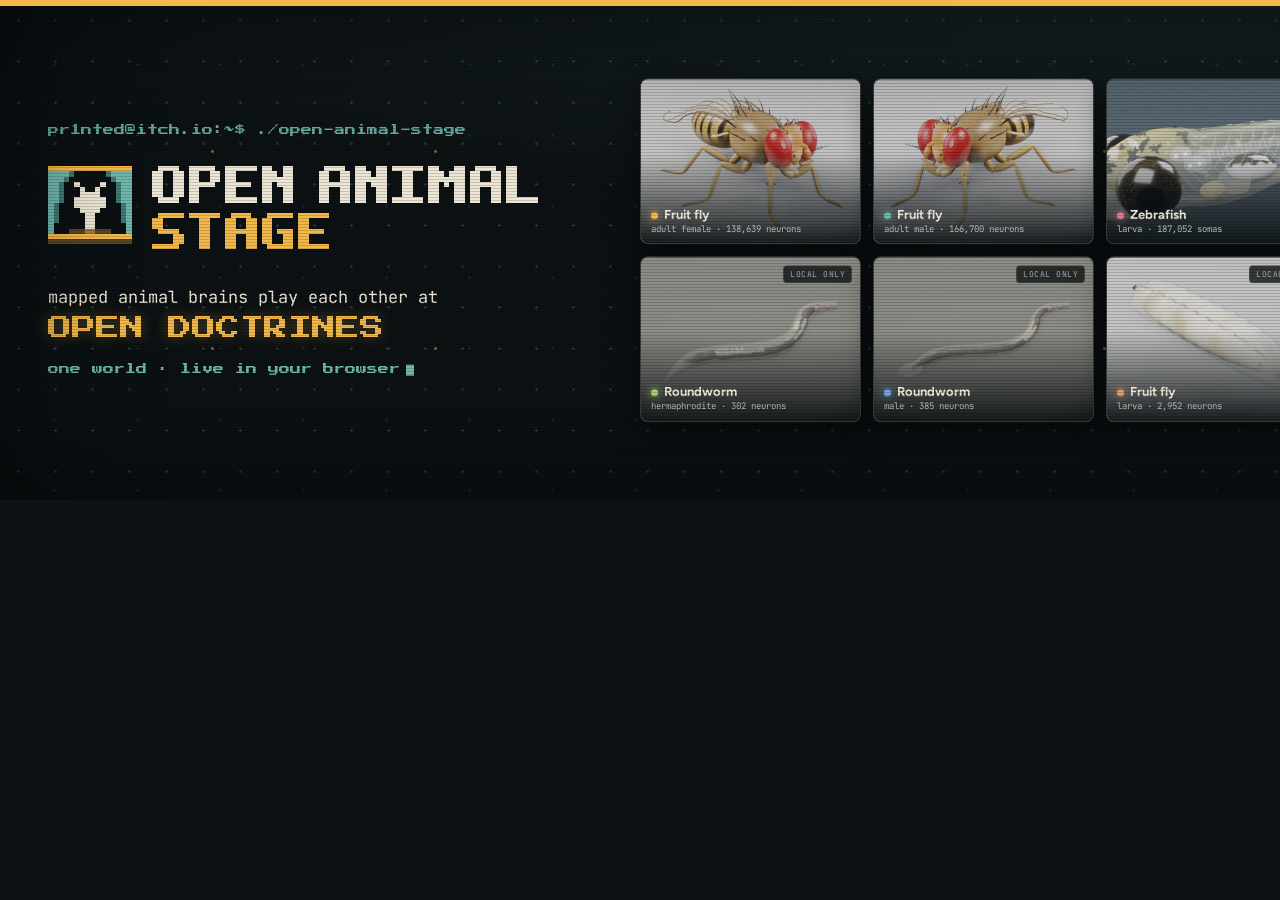
<file: docs/itch/art/banner.html>
<!doctype html>
<meta charset="utf-8">
<title>banner 1600x500</title>
<link rel="stylesheet" href="art.css">
<style>
  :root { --w: 1600px; --h: 500px; --gap: 12px;
          --cn: 13px; --cs: 9px; --ct: 8px; }
  .st .cap span { white-space: nowrap; }
  .wall { left: 640px; right: 40px; top: 50%; transform: translateY(-50%); }
  .title { left: 48px; top: 50%; transform: translateY(-50%); }
  .prompt { --pp: 11px; margin-bottom: 16px; }
  .logo { height: 104px; margin-left: -10px; }
  .lede { --lf: 17px; margin-top: 26px; }
  .game { --gf: 24px; margin: 4px 0 18px; }
  .foot { --ff: 11px; }
</style>
<div class="wall"></div>
<div class="title">
  <div class="prompt">pr1nted@itch.io:~$ ./open-animal-stage</div>
  <img class="logo" src="../../brand/logo.svg" alt="Open Animal Stage">
  <div class="lede">mapped animal brains play each other at</div>
  <div class="game">OPEN DOCTRINES</div>
  <div class="foot">one world · live in your browser</div>
</div>
<script src="wall.js"></script>
</file>
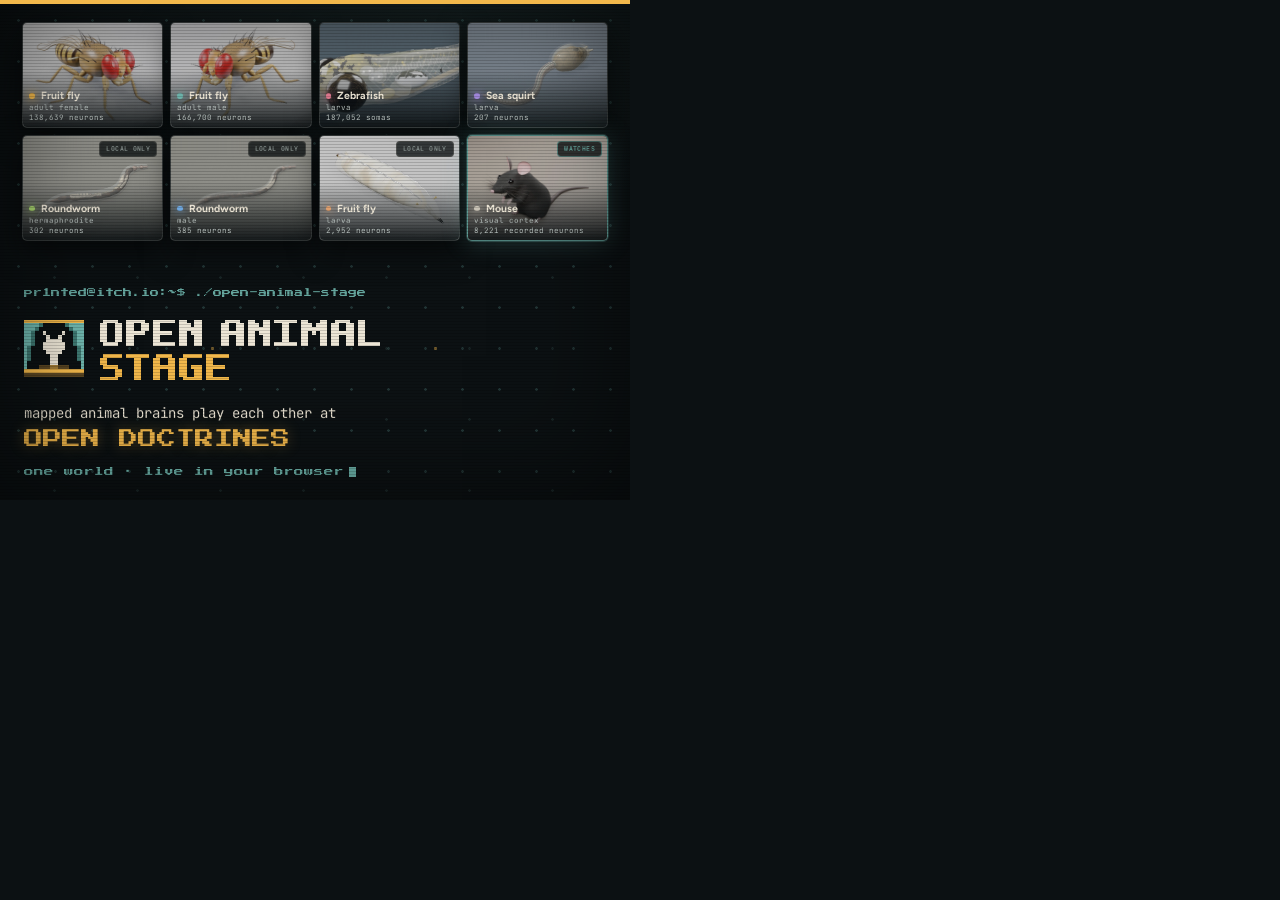
<file: docs/itch/art/cover.html>
<!doctype html>
<meta charset="utf-8">
<title>cover 630x500</title>
<link rel="stylesheet" href="art.css">
<style>
  :root { --w: 630px; --h: 500px; --gap: 7px; --rail: 4px;
          --cn: 10.5px; --cs: 7.5px; --cp: 6px; --cb: 5px; --ct: 6.5px; --tp: 5px; }
  .st { border-radius: 5px; }
  .st .cap s { display: block; } .st .cap u { display: none; }
  .wall { left: 22px; right: 22px; top: 22px; }
  .title { left: 24px; right: 22px; bottom: 22px; }
  .prompt { --pp: 9px; margin-bottom: 12px; }
  .logo { height: 76px; margin-left: -8px; }
  .lede { --lf: 14px; margin-top: 16px; }
  .game { --gf: 19px; margin: 4px 0 12px; }
  .foot { --ff: 9.5px; }
</style>
<div class="wall"></div>
<div class="title">
  <div class="prompt">pr1nted@itch.io:~$ ./open-animal-stage</div>
  <img class="logo" src="../../brand/logo.svg" alt="Open Animal Stage">
  <div class="lede">mapped animal brains play each other at</div>
  <div class="game">OPEN DOCTRINES</div>
  <div class="foot">one world · live in your browser</div>
</div>
<script src="wall.js"></script>
</file>
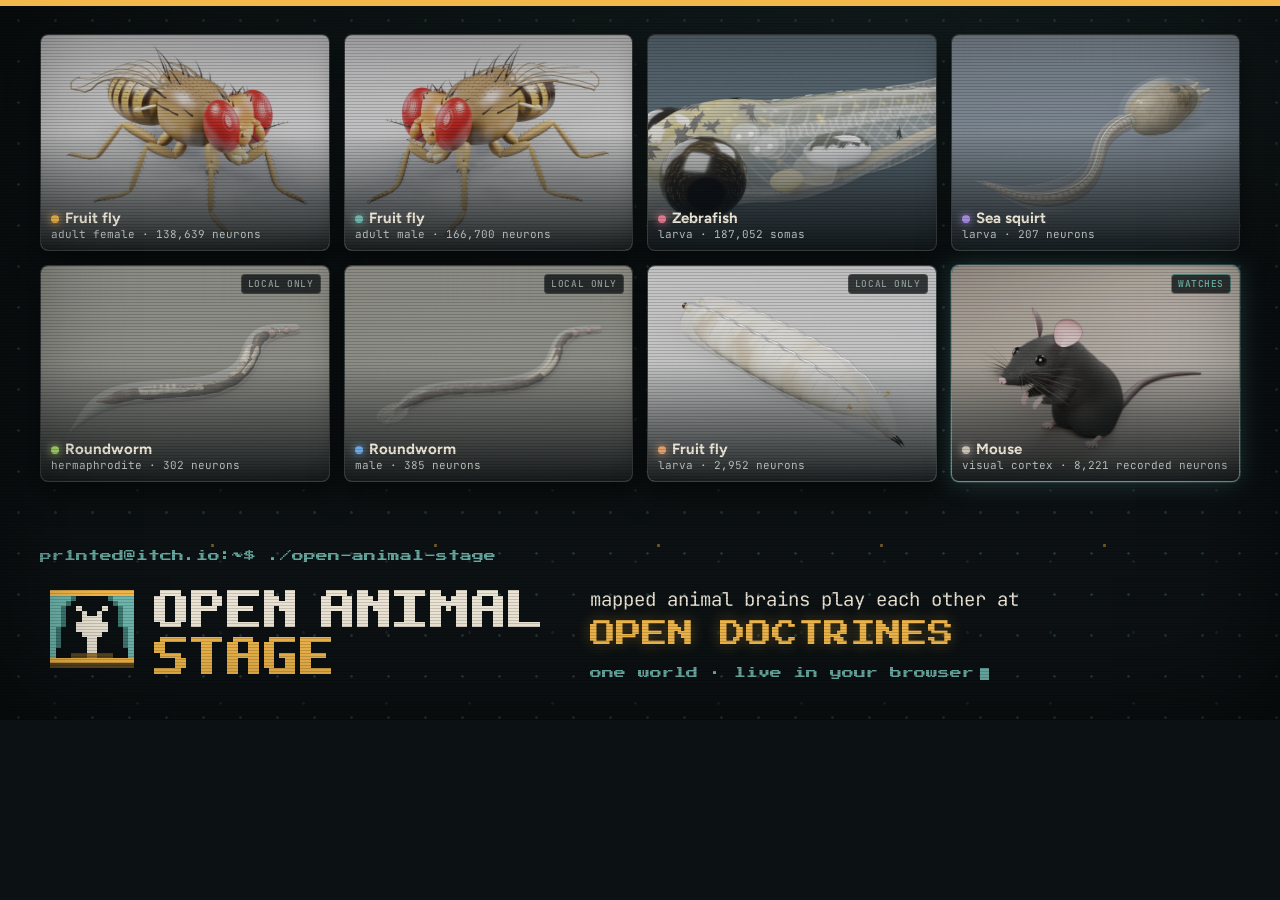
<file: docs/itch/art/thumbnail.html>
<!doctype html>
<meta charset="utf-8">
<title>thumbnail 1280x720</title>
<link rel="stylesheet" href="art.css">
<style>
  :root { --w: 1280px; --h: 720px; --gap: 14px; }
  .wall { left: 40px; right: 40px; top: 34px; }
  .title { left: 40px; right: 40px; bottom: 36px; display: grid; grid-template-columns: auto 1fr; column-gap: 40px; align-items: end; }
  .title .prompt { grid-column: 1 / -1; margin-bottom: 14px; --pp: 12px; }
  .logo { height: 104px; }
  .right { padding-bottom: 2px; }
  .lede { --lf: 19px; }
  .game { --gf: 26px; margin: 4px 0 12px; }
  .foot { --ff: 12px; }
</style>
<div class="wall"></div>
<div class="title">
  <div class="prompt">pr1nted@itch.io:~$ ./open-animal-stage</div>
  <img class="logo" src="../../brand/logo.svg" alt="Open Animal Stage">
  <div class="right">
    <div class="lede">mapped animal brains play each other at</div>
    <div class="game">OPEN DOCTRINES</div>
    <div class="foot">one world · live in your browser</div>
  </div>
</div>
<script src="wall.js"></script>
</file>
<file: docs/itch/art/art.css>
/* The itch art: one stylesheet for cover, banner and thumbnail. The palette is
   web/index.html's :root; the console lines are Open Fly's (Press Start 2P). */
@import url("https://fonts.googleapis.com/css2?family=Figtree:wght@500;600;700&family=JetBrains+Mono:wght@400;600&family=Press+Start+2P&display=block");
:root {
  --room: #0C1113; --paper: #EDE6D6; --muted: #8F9A97; --amber: #F2B84B; --teal: #6FB7AE;
  --edge: rgba(237, 230, 214, 0.14);
  --pixel: "Press Start 2P", monospace; --mono: "JetBrains Mono", monospace; --body: "Figtree", sans-serif;
}
* { box-sizing: border-box; margin: 0; padding: 0; }
html, body { width: var(--w); height: var(--h); overflow: hidden; background: var(--room); color: var(--paper); }
body { position: relative; font-family: var(--body); }

/* the room: a faint lattice of neurons, two teal layers and a sparse amber one */
body::before { content: ""; position: absolute; inset: 0; z-index: 0;
  background:
    radial-gradient(120% 70% at 70% 0%, rgba(111, 183, 174, 0.10), transparent 60%),
    radial-gradient(circle, rgba(111, 183, 174, 0.22) 0 1px, transparent 1.6px) 0 0 / 37px 41px,
    radial-gradient(circle, rgba(111, 183, 174, 0.12) 0 1px, transparent 1.6px) 13px 29px / 83px 71px,
    radial-gradient(circle, rgba(242, 184, 75, 0.45) 0 1.2px, transparent 2px) 101px 53px / 223px 197px; }
/* Open Fly's scanlines and its gold top edge, in this project's amber */
body::after { content: ""; position: absolute; inset: 0; z-index: 50; pointer-events: none;
  background: repeating-linear-gradient(to bottom, transparent 0 2px, rgba(0, 0, 0, 0.16) 2px 3px);
  border-top: var(--rail, 6px) solid var(--amber); box-shadow: inset 0 0 120px rgba(0, 0, 0, 0.55); }

/* the stations: one lit window per animal */
.wall { position: absolute; z-index: 1; display: grid; grid-template-columns: repeat(4, 1fr); gap: var(--gap, 12px); }
.st { position: relative; overflow: hidden; border-radius: 8px; border: 1px solid var(--edge);
  box-shadow: 0 10px 30px rgba(0, 0, 0, 0.55); aspect-ratio: 4 / 3; background: #1a2124; }
.st img { position: absolute; inset: 0; width: 100%; height: 100%; object-fit: cover; filter: saturate(0.92) brightness(0.9); }
.st::after { content: ""; position: absolute; inset: 0;
  background: linear-gradient(to bottom, transparent 45%, rgba(12, 17, 19, 0.92) 100%),
              radial-gradient(130% 110% at 50% 40%, transparent 55%, rgba(12, 17, 19, 0.45)); }
.st .cap { position: absolute; left: var(--cp, 10px); right: var(--cp, 10px); bottom: var(--cb, 8px); z-index: 2; }
.st .cap b { display: flex; align-items: center; gap: 6px; font: 700 var(--cn, 15px)/1.15 var(--body); color: var(--paper); }
.st .cap b i { width: 0.55em; height: 0.55em; border-radius: 50%; background: var(--c); box-shadow: 0 0 8px var(--c); flex: none; }
.st .cap span { display: block; font: 400 var(--cs, 11px)/1.35 var(--mono); color: #b9c2bf; }
.st .cap s, .st .cap u { text-decoration: none; }
.st .tag { position: absolute; top: var(--tp, 8px); right: var(--tp, 8px); z-index: 2; font: 600 var(--ct, 9.5px)/1 var(--mono);
  letter-spacing: 0.06em; text-transform: uppercase; padding: 4px 6px; border-radius: 4px;
  background: rgba(12, 17, 19, 0.78); color: var(--muted); border: 1px solid var(--edge); }
.st.watch { border: 1px solid rgba(111, 183, 174, 0.8); box-shadow: 0 0 0 1px rgba(111, 183, 174, 0.25), 0 0 26px rgba(111, 183, 174, 0.25); }
.st.watch .tag { color: var(--teal); border-color: rgba(111, 183, 174, 0.6); }

/* the console titles */
.title { position: absolute; z-index: 3; }
.prompt { font: var(--pp, 11px)/1.6 var(--pixel); color: var(--teal); opacity: 0.9; white-space: nowrap; }
.logo { display: block; image-rendering: pixelated; }
.lede { font: 400 var(--lf, 19px)/1.3 var(--mono); color: var(--paper); }
.game { font: var(--gf, 22px)/1.35 var(--pixel); color: var(--amber); text-shadow: 0 0 14px rgba(242, 184, 75, 0.35); white-space: nowrap; }
.foot { font: 400 var(--ff, 14px)/1.5 var(--pixel); color: var(--teal); white-space: nowrap; }
.foot::after { content: ""; display: inline-block; width: 0.8em; height: 1em; margin-left: 0.5em; vertical-align: -0.12em; background: var(--teal); }
</file>
